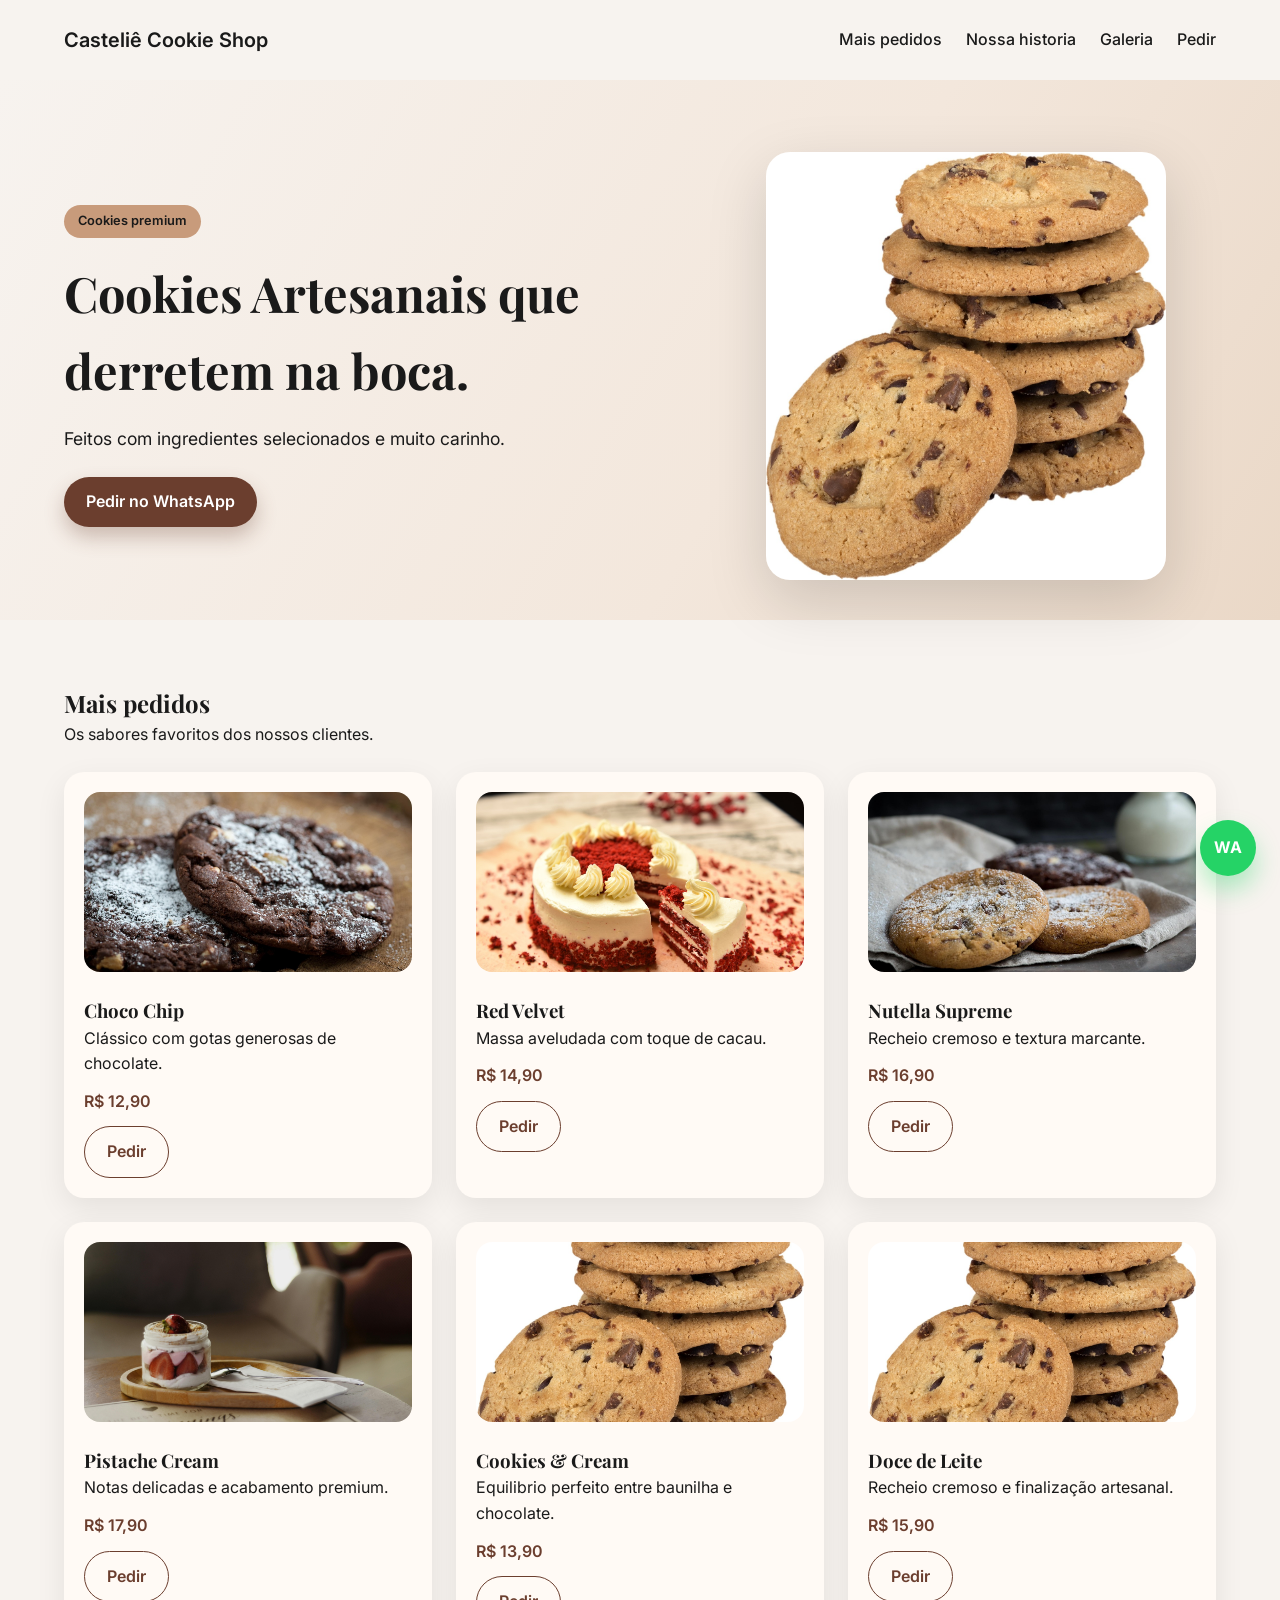
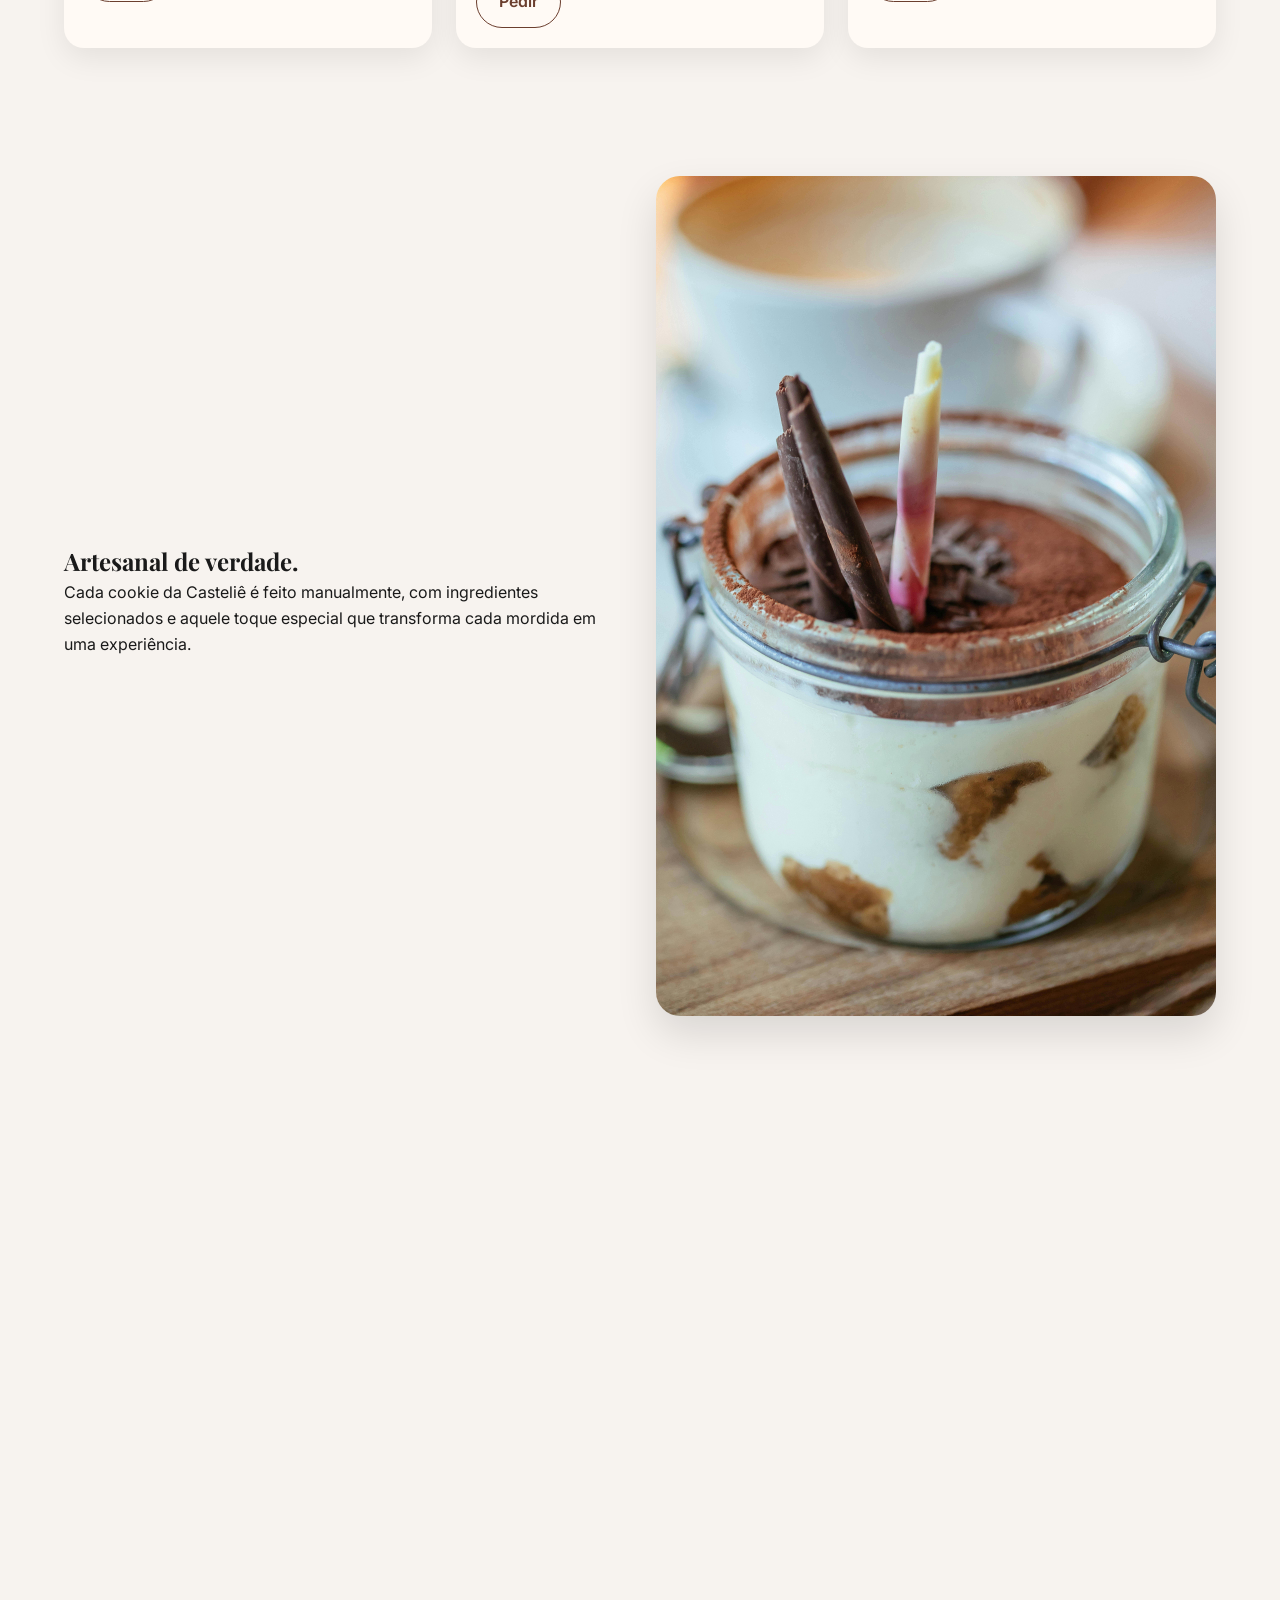
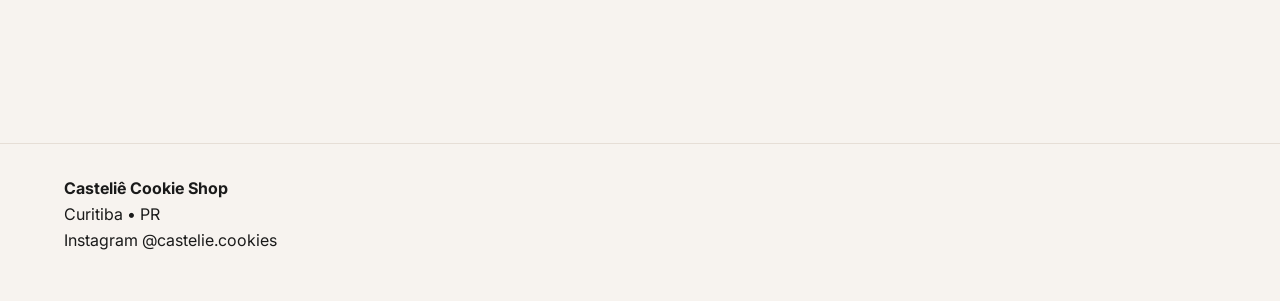
<file: project/index.html>
﻿<!doctype html>
<html lang="pt-BR">
  <head>
    <meta charset="utf-8" />
    <meta name="viewport" content="width=device-width, initial-scale=1" />
    <title>Casteliê Cookie Shop</title>
    <meta name="description" content="Cookies artesanais premium com ingredientes selecionados. Peça no WhatsApp e receba em Curitiba." />
    <link rel="preconnect" href="https://fonts.googleapis.com" />
    <link rel="preconnect" href="https://fonts.gstatic.com" crossorigin />
    <link href="https://fonts.googleapis.com/css2?family=Inter:wght@300;400;500;600&family=Playfair+Display:wght@500;600;700&display=swap" rel="stylesheet" />
    <link rel="stylesheet" href="style.css" />
  </head>
  <body>
    <header class="nav">
      <div class="brand">Casteliê Cookie Shop</div>
      <nav class="nav-links">
        <a href="#mais-pedidos">Mais pedidos</a>
        <a href="#historia">Nossa historia</a>
        <a href="#galeria">Galeria</a>
        <a href="#cta">Pedir</a>
      </nav>
    </header>

    <main>
      <section class="hero">
        <div class="hero-content">
          <span class="chip">Cookies premium</span>
          <h1>Cookies Artesanais que derretem na boca.</h1>
          <p>Feitos com ingredientes selecionados e muito carinho.</p>
          <a class="btn primary" href="https://wa.me/5541992033786" target="_blank" rel="noopener">Pedir no WhatsApp</a>
        </div>
        <div class="hero-media">
          <div class="hero-glow"></div>
          <img src="images/ck_classic.jpg" alt="Cookie artesanal" loading="lazy" class="hero-img float" />
        </div>
      </section>

      <section id="mais-pedidos" class="section reveal">
        <div class="section-head">
          <h2>Mais pedidos</h2>
          <p>Os sabores favoritos dos nossos clientes.</p>
        </div>
        <div class="grid products">
          <article class="card">
            <img src="images/ck_double.jpg" alt="Choco Chip" loading="lazy" />
            <h3>Choco Chip</h3>
            <p>Clássico com gotas generosas de chocolate.</p>
            <div class="price">R$ 12,90</div>
            <a class="btn ghost" href="https://wa.me/5541992033786" target="_blank" rel="noopener">Pedir</a>
          </article>
          <article class="card">
            <img src="images/bp_red.jpg" alt="Red Velvet" loading="lazy" />
            <h3>Red Velvet</h3>
            <p>Massa aveludada com toque de cacau.</p>
            <div class="price">R$ 14,90</div>
            <a class="btn ghost" href="https://wa.me/5541992033786" target="_blank" rel="noopener">Pedir</a>
          </article>
          <article class="card">
            <img src="images/ck_nut.jpg" alt="Nutella Supreme" loading="lazy" />
            <h3>Nutella Supreme</h3>
            <p>Recheio cremoso e textura marcante.</p>
            <div class="price">R$ 16,90</div>
            <a class="btn ghost" href="https://wa.me/5541992033786" target="_blank" rel="noopener">Pedir</a>
          </article>
          <article class="card">
            <img src="images/bp_ninho.jpg" alt="Pistache Cream" loading="lazy" />
            <h3>Pistache Cream</h3>
            <p>Notas delicadas e acabamento premium.</p>
            <div class="price">R$ 17,90</div>
            <a class="btn ghost" href="https://wa.me/5541992033786" target="_blank" rel="noopener">Pedir</a>
          </article>
          <article class="card">
            <img src="images/kit_party.jpg" alt="Cookies & Cream" loading="lazy" />
            <h3>Cookies & Cream</h3>
            <p>Equilibrio perfeito entre baunilha e chocolate.</p>
            <div class="price">R$ 13,90</div>
            <a class="btn ghost" href="https://wa.me/5541992033786" target="_blank" rel="noopener">Pedir</a>
          </article>
          <article class="card">
            <img src="images/kit_family.jpg" alt="Doce de Leite" loading="lazy" />
            <h3>Doce de Leite</h3>
            <p>Recheio cremoso e finalização artesanal.</p>
            <div class="price">R$ 15,90</div>
            <a class="btn ghost" href="https://wa.me/5541992033786" target="_blank" rel="noopener">Pedir</a>
          </article>
        </div>
      </section>

      <section id="historia" class="section story reveal">
        <div class="story-text">
          <h2>Artesanal de verdade.</h2>
          <p>Cada cookie da Casteliê é feito manualmente, com ingredientes selecionados e aquele toque especial que transforma cada mordida em uma experiência.</p>
        </div>
        <div class="story-media">
          <img src="images/bp_brigadeiro.jpg" alt="Cookie artesanal" loading="lazy" />
        </div>
      </section>

      <section id="galeria" class="section reveal">
        <div class="section-head">
          <h2>Instagram</h2>
          <p>Uma galeria para abrir o apetite.</p>
        </div>
        <div class="gallery" aria-label="Galeria de cookies">
          <img src="images/ck_classic.jpg" alt="Cookie" loading="lazy" />
          <img src="images/ck_double.jpg" alt="Cookie" loading="lazy" />
          <img src="images/ck_nut.jpg" alt="Cookie" loading="lazy" />
          <img src="images/bp_red.jpg" alt="Cookie" loading="lazy" />
          <img src="images/bp_ninho.jpg" alt="Cookie" loading="lazy" />
          <img src="images/kit_party.jpg" alt="Cookie" loading="lazy" />
          <img src="images/kit_family.jpg" alt="Cookie" loading="lazy" />
        </div>
      </section>

      <section id="cta" class="section cta reveal">
        <h2>Pronto para provar?</h2>
        <a class="btn whatsapp" href="https://wa.me/5541999999999" target="_blank" rel="noopener">Pedir agora no WhatsApp</a>
      </section>
    </main>

    <a class="whatsapp-float" href="https://wa.me/5541999999999" target="_blank" rel="noopener" aria-label="Pedir no WhatsApp">
      <span>WA</span>
    </a>

    <footer class="footer">
      <div>
        <strong>Casteliê Cookie Shop</strong>
        <p>Curitiba • PR</p>
        <p>Instagram @castelie.cookies</p>
      </div>
    </footer>

    <script src="script.js"></script>
  </body>
</html>
</file>
<file: project/style.css>
﻿:root {
  --bg: #f7f3ef;
  --primary: #6b3e2e;
  --secondary: #c89b7b;
  --text: #1a1a1a;
  --white: #fffaf5;
}

* {
  box-sizing: border-box;
  margin: 0;
  padding: 0;
}

body {
  font-family: 'Inter', sans-serif;
  background: var(--bg);
  color: var(--text);
  line-height: 1.6;
}

h1, h2, h3 {
  font-family: 'Playfair Display', serif;
  color: var(--text);
}

.nav {
  display: flex;
  justify-content: space-between;
  align-items: center;
  padding: 24px 64px;
  position: sticky;
  top: 0;
  background: rgba(247, 243, 239, 0.96);
  backdrop-filter: blur(10px);
  z-index: 100;
}

.brand {
  font-size: 20px;
  font-weight: 600;
}

.nav-links a {
  margin-left: 20px;
  text-decoration: none;
  color: var(--text);
  font-weight: 500;
  transition: color 0.2s ease;
}

.nav-links a:hover {
  color: var(--primary);
}

.hero {
  display: grid;
  grid-template-columns: 1.1fr 0.9fr;
  gap: 40px;
  padding: 72px 64px 40px;
  align-items: center;
  background: linear-gradient(120deg, #f7f3ef 0%, #f3e7dc 60%, #ead8c7 100%);
}

.hero-content h1 {
  font-size: clamp(2.4rem, 3.8vw, 4.2rem);
  margin: 16px 0;
}

.hero-content p {
  font-size: 1.1rem;
  margin-bottom: 24px;
}

.chip {
  display: inline-block;
  padding: 6px 14px;
  border-radius: 999px;
  background: var(--secondary);
  color: var(--text);
  font-size: 0.8rem;
  font-weight: 600;
}

.hero-media {
  position: relative;
  display: flex;
  align-items: center;
  justify-content: center;
}

.hero-img {
  width: min(420px, 80%);
  border-radius: 24px;
  box-shadow: 0 20px 60px rgba(0, 0, 0, 0.15);
}

.hero-glow {
  position: absolute;
  width: 320px;
  height: 320px;
  background: radial-gradient(circle, rgba(200, 155, 123, 0.3), transparent 70%);
  filter: blur(10px);
  z-index: -1;
}

.float {
  animation: float 6s ease-in-out infinite;
}

.section {
  padding: 64px;
}

.section-head {
  margin-bottom: 24px;
}

.grid.products {
  display: grid;
  grid-template-columns: repeat(3, 1fr);
  gap: 24px;
}

.card {
  background: var(--white);
  border-radius: 20px;
  padding: 20px;
  box-shadow: 0 10px 30px rgba(0, 0, 0, 0.08);
  transition: transform 0.25s ease, box-shadow 0.25s ease;
}

.card:hover {
  transform: translateY(-6px) scale(1.03);
  box-shadow: 0 18px 36px rgba(0, 0, 0, 0.12);
}

.card img {
  width: 100%;
  height: 180px;
  object-fit: cover;
  border-radius: 16px;
  margin-bottom: 16px;
}

.price {
  font-weight: 600;
  color: var(--primary);
  margin: 12px 0;
}

.btn {
  display: inline-flex;
  align-items: center;
  justify-content: center;
  padding: 12px 22px;
  border-radius: 999px;
  text-decoration: none;
  font-weight: 600;
  transition: transform 0.2s ease, box-shadow 0.2s ease;
}

.btn.primary {
  background: var(--primary);
  color: #fff;
  box-shadow: 0 10px 20px rgba(107, 62, 46, 0.3);
}

.btn.primary:hover,
.btn.ghost:hover {
  transform: scale(1.03);
}

.btn.ghost {
  border: 1px solid var(--primary);
  color: var(--primary);
}

.story {
  display: grid;
  grid-template-columns: 1fr 1fr;
  gap: 32px;
  align-items: center;
}

.story-media img {
  width: 100%;
  border-radius: 24px;
  box-shadow: 0 18px 40px rgba(0, 0, 0, 0.12);
}

.gallery {
  display: flex;
  gap: 16px;
  overflow-x: auto;
  padding-bottom: 12px;
}

.gallery img {
  width: 220px;
  height: 180px;
  border-radius: 16px;
  object-fit: cover;
  transition: transform 0.25s ease;
}

.gallery img:hover {
  transform: scale(1.05);
}

.cta {
  text-align: center;
  background: var(--white);
  border-radius: 24px;
  margin: 0 64px 64px;
  padding: 48px;
}

.btn.whatsapp {
  background: #25d366;
  color: #fff;
  box-shadow: 0 10px 20px rgba(37, 211, 102, 0.3);
  animation: pulse 2.5s infinite;
}

.whatsapp-float {
  position: fixed;
  bottom: 24px;
  right: 24px;
  width: 56px;
  height: 56px;
  border-radius: 50%;
  background: #25d366;
  color: #fff;
  display: flex;
  align-items: center;
  justify-content: center;
  font-weight: 700;
  text-decoration: none;
  box-shadow: 0 14px 24px rgba(37, 211, 102, 0.35);
}

.footer {
  padding: 32px 64px 48px;
  border-top: 1px solid #e6ded6;
  background: var(--bg);
}

.reveal {
  opacity: 0;
  transform: translateY(24px);
  transition: opacity 0.6s ease, transform 0.6s ease;
}

.reveal.visible {
  opacity: 1;
  transform: translateY(0);
}

@keyframes float {
  0%, 100% { transform: translateY(0); }
  50% { transform: translateY(-12px); }
}

@keyframes pulse {
  0% { transform: scale(1); }
  50% { transform: scale(1.05); }
  100% { transform: scale(1); }
}

@media (max-width: 1024px) {
  .grid.products {
    grid-template-columns: repeat(2, 1fr);
  }
  .hero {
    grid-template-columns: 1fr;
  }
  .story {
    grid-template-columns: 1fr;
  }
}

@media (max-width: 768px) {
  .nav {
    padding: 20px 32px;
    flex-direction: column;
    gap: 12px;
  }
  .hero, .section {
    padding: 48px 32px;
  }
  .cta {
    margin: 0 32px 48px;
  }
  .grid.products {
    grid-template-columns: 1fr;
  }
}
</file>
